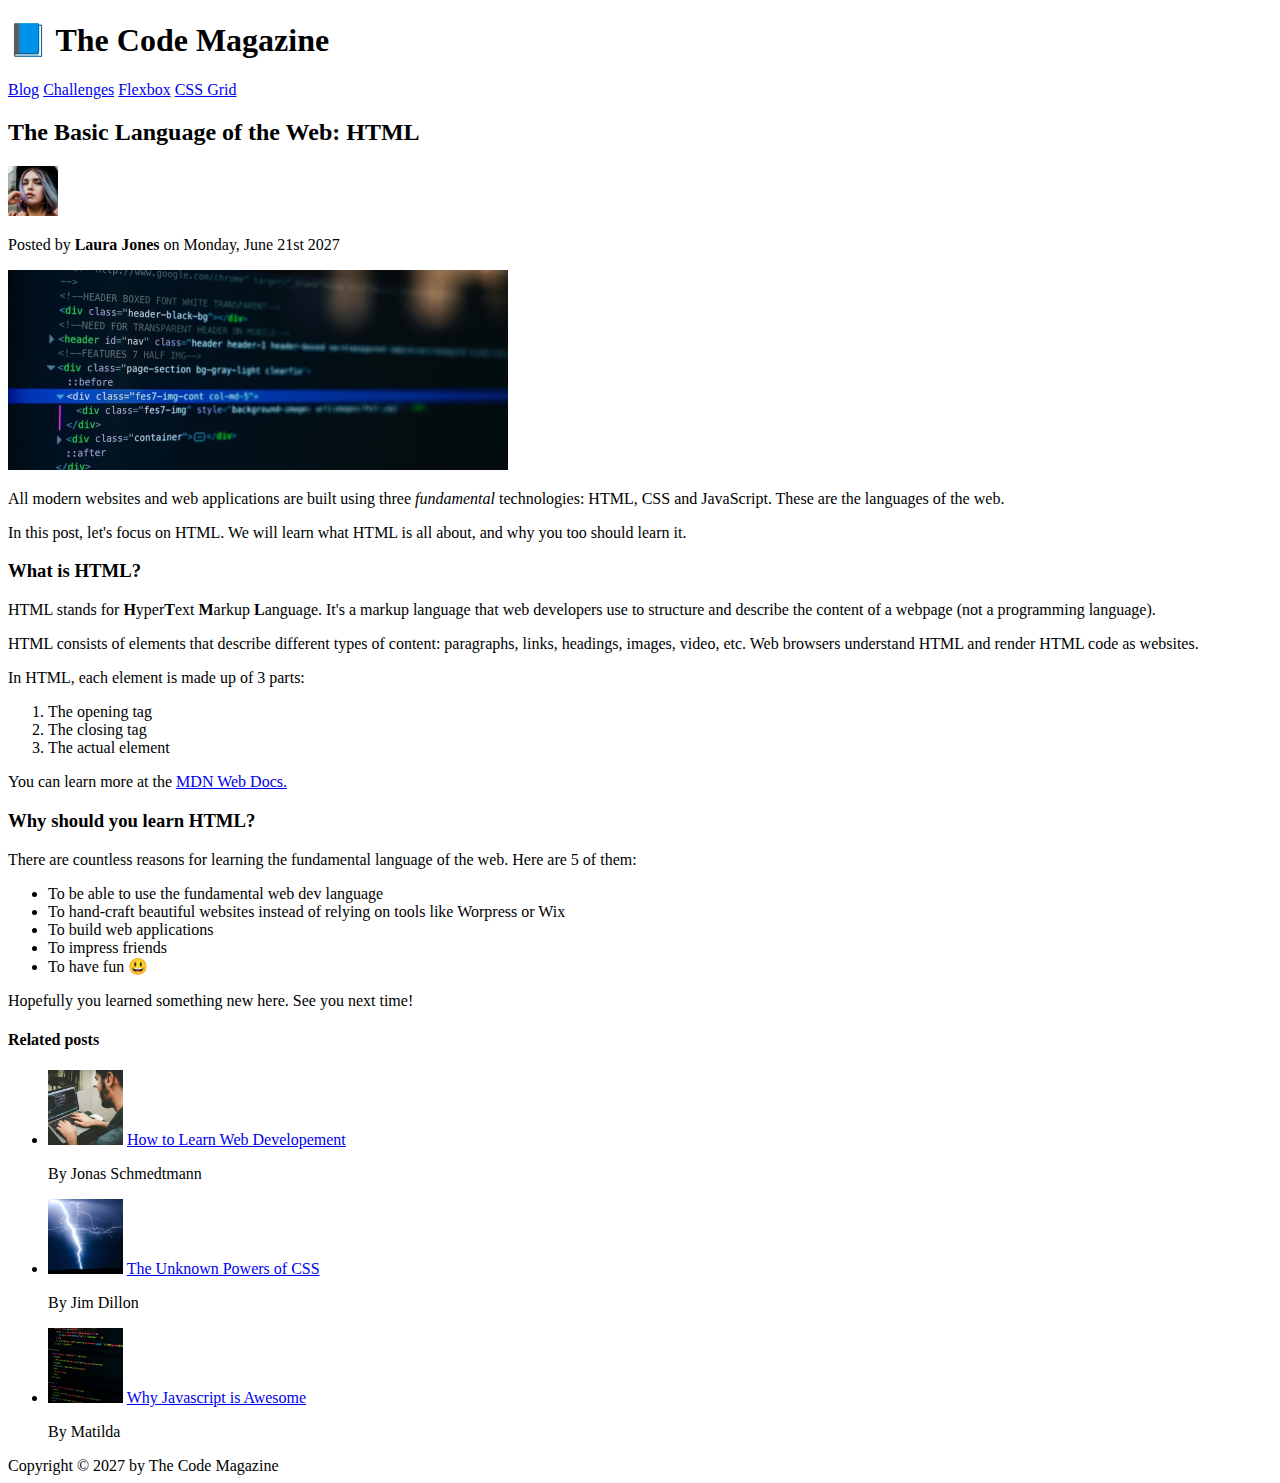
<file: starter/02-HTML-Fundamentals/index.html>
<!DOCTYPE html>
<html lang="en">
  <head>
    <meta charset="UTF-8" />
    <title>The Basic Language of the Web: HTML</title>
  </head>
  <body>
    <!-- 
      IMPORTANTE
      Each page should only have ONE h1 heading
      <h1>The Basic Language of the Web: HTML</h1>
    <h2>The Basic Language of the Web: HTML</h2>
    <h3>The Basic Language of the Web: HTML</h3>
    <h4>The Basic Language of the Web: HTML</h4>
    <h5>The Basic Language of the Web: HTML</h5>
    <h6>The Basic Language of the Web: HTML</h6> -->

    <!--
      NOTA
      Using the b html element for bold text is not a good practice, it is best to use
      strong or CSS. Strong has semantic meaning as well.
      Italics text: it is best to use em (stands for emphazise) than to use the older i html element
  -->
    <header>
      <h1>📘 The Code Magazine</h1>

      <nav>
        <a href="blog.html">Blog</a>
        <a href="#">Challenges</a>
        <a href="#">Flexbox</a>
        <a href="#">CSS Grid</a>
      </nav>
    </header>

    <article>
      <header>
        <h2>The Basic Language of the Web: HTML</h2>
        <img
          src="img/laura-jones.jpg"
          alt="Headshot of Laura Jones"
          height="50"
          width="50"
        />
        <p>Posted by <strong>Laura Jones</strong> on Monday, June 21st 2027</p>
        <img src="img/post-img.jpg" alt="HTML code on a screen" width="500" />
      </header>

      <p>
        All modern websites and web applications are built using three
        <em>fundamental</em>
        technologies: HTML, CSS and JavaScript. These are the languages of the
        web.
      </p>
      <p>
        In this post, let's focus on HTML. We will learn what HTML is all about,
        and why you too should learn it.
      </p>
      <h3>What is HTML?</h3>
      <p>
        HTML stands for <strong>H</strong>yper<strong>T</strong>ext
        <strong>M</strong>arkup <strong>L</strong>anguage. It's a markup
        language that web developers use to structure and describe the content
        of a webpage (not a programming language).
      </p>
      <p>
        HTML consists of elements that describe different types of content:
        paragraphs, links, headings, images, video, etc. Web browsers understand
        HTML and render HTML code as websites.
      </p>
      <p>In HTML, each element is made up of 3 parts:</p>
      <!-- Ordered List -->
      <ol>
        <li>The opening tag</li>
        <li>The closing tag</li>
        <li>The actual element</li>
      </ol>
      <p>
        You can learn more at the
        <a href="https://developer.mozilla.org/es/docs/Web/HTML" target="_blank"
          >MDN Web Docs.</a
        >
      </p>
      <h3>Why should you learn HTML?</h3>
      <p>
        There are countless reasons for learning the fundamental language of the
        web. Here are 5 of them:
      </p>
      <!-- Unordered List -->
      <ul>
        <li>To be able to use the fundamental web dev language</li>
        <li>
          To hand-craft beautiful websites instead of relying on tools like
          Worpress or Wix
        </li>
        <li>To build web applications</li>
        <li>To impress friends</li>
        <li>To have fun 😃</li>
      </ul>
      <p>Hopefully you learned something new here. See you next time!</p>
    </article>
    <aside>
      <h4>Related posts</h4>
      <ul>
        <li>
          <img
            src="img/related-1.jpg"
            alt="Iamge of man programming"
            width="75"
          />
          <a href="#">How to Learn Web Developement</a>
          <p>By Jonas Schmedtmann</p>
        </li>
        <li>
          <img src="img/related-2.jpg" alt="Image of Lighting" width="75" />
          <a href="#">The Unknown Powers of CSS</a>
          <p>By Jim Dillon</p>
        </li>
        <li>
          <img src="img/related-3.jpg" alt="Image of code" width="75" />
          <a href="#">Why Javascript is Awesome</a>
          <p>By Matilda</p>
        </li>
      </ul>
    </aside>

    <footer>
      <!-- &copy; is an HTML entity -->
      Copyright &copy; 2027 by The Code Magazine
    </footer>
  </body>
</html>
</file>
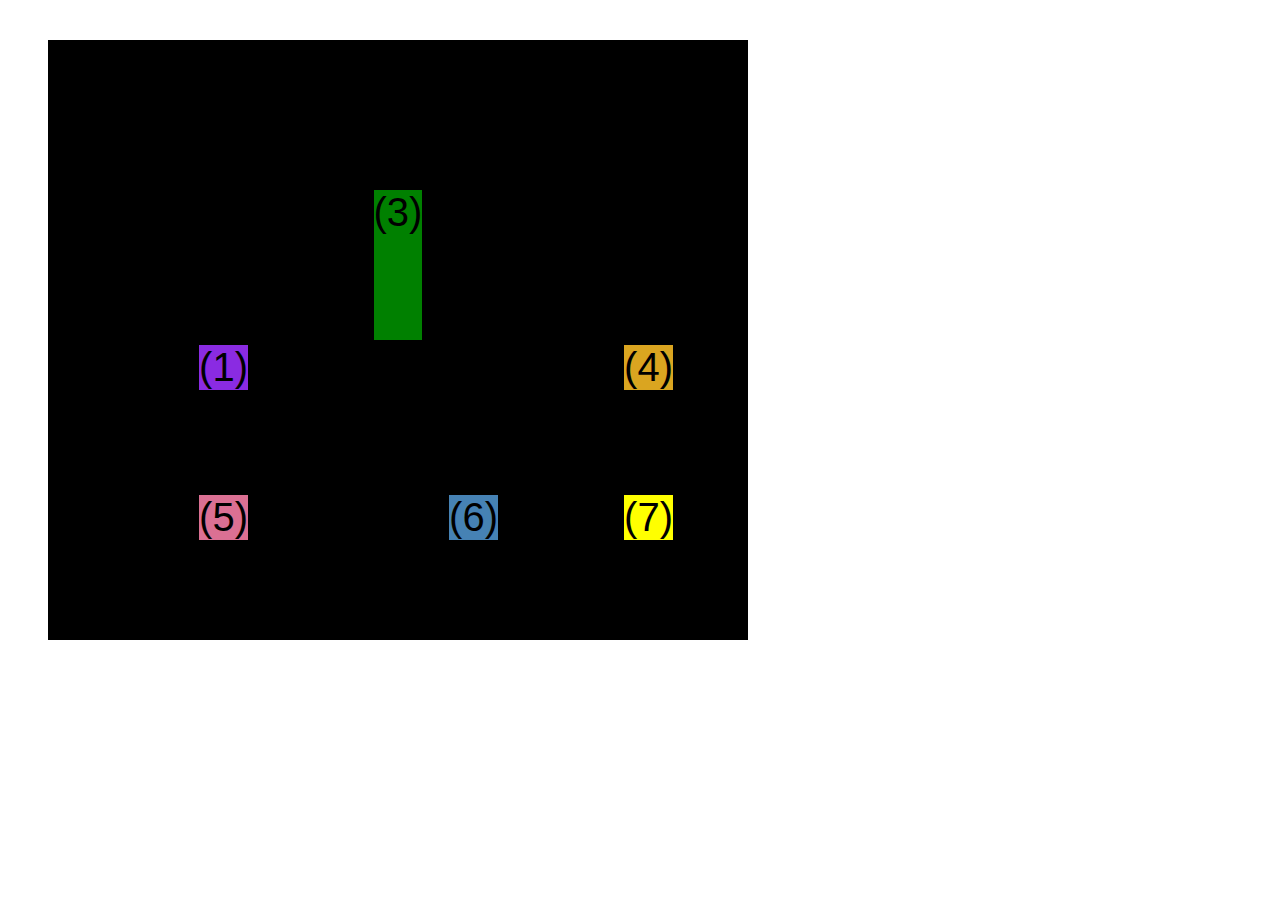
<file: starter/04-CSS-Layouts/css-grid.html>
<!DOCTYPE html>
<html lang="en">
  <head>
    <meta charset="UTF-8" />
    <meta http-equiv="X-UA-Compatible" content="IE=edge" />
    <meta name="viewport" content="width=device-width, initial-scale=1.0" />
    <title>CSS Grid</title>
    <style>
      .el--1 {
        background-color: blueviolet;
      }
      .el--2 {
        background-color: orangered;
      }
      .el--3 {
        background-color: green;
        height: 150px;
      }
      .el--4 {
        background-color: goldenrod;
      }
      .el--5 {
        background-color: palevioletred;
      }
      .el--6 {
        background-color: steelblue;
      }
      .el--7 {
        background-color: yellow;
      }
      .el--8 {
        background-color: crimson;
      }

      .container--1 {
        /* STARTER */
        font-family: sans-serif;
        background-color: #ddd;
        font-size: 30px;
        margin: 40px;

        /* CSS GRID */
        /* - We need a Grid container and Grid Items */
        display: grid;

        /* CORRECT -> using fr unit, it is more flexible than using pixels. */
        /* grid-template-columns: 200px 200px 100px 100px; */

        /* grid-template-columns: 1fr 1fr 1fr 1fr; IMPORTANTE SAME:*/
        grid-template-columns: repeat(4, 1fr);

        /* grid-template-columns: 1fr 1fr 1fr auto;
        NOTA: this auto keyword means that that column will only take the space it needs */

        /* grid-template-columns: defines amount of rows and dimensions */
        /* NOTA: to use fr on rows first we need to give it a height, or there will be nothing to fill */
        /* grid-template-rows: 1fr 1fr; */
        grid-template-rows: 1fr 1fr;
        /* height: 500px; */
        /* grid-template-rows: 300px 200px; */
        /* Defining space between grid items: gap
        Obs: before it was called grid-gap*/
        /* gap: 30px; */
        /* ONLY IN GRID (not flexbox): defining separate values for gap in columns and rows

        IMPORTANTE
        CSS Grid is not meant to replace flexbox! Instead, they work perfectly together. Need a 1D layout? Use flexbox. Need a 2D layout? Use CSS Grid
        */
        column-gap: 20px;
        row-gap: 40px;
        display: none;
      }

      .el--8 {
        grid-column: 2 / 3;
        /* grid-column: start / end (numbers are grid lines) */
        /* grid-row: 1 / span 3; */
        grid-row: 1 / 2;
      }

      .el--2 {
        /* grid-column: 1 / 2; */
        /* when the second value (end) is start + 1 it can be ommited.
        Example:*/
        /* grid-column: 1; */
        /* grid-row: 2 / 3; */
        grid-row: 2;

        /* IMPORTANTE: item expaning multiple grid cells */
        /* grid-column: 1 / 3; */
        /* grid-column: start / end -> expands 2 cells. There is another way to make it span number of cells, without using the final value of the grid line. Example*/
        /* grid-column: 1 / span 2; -> spans 2 cells*/
        /* grid-column: 1 / 4 -> SAME span 3*/
        /* grid-column: 1 / span 3; */

        /* INFORMACION SPAN ALL THE WAY TO THE END, NO MATTER THE AMMOUNT OF SPANS: USE -1 */
        /* grid-column: 1 / span 4; */
        grid-column: 1 / -1;
      }

      .container--2 {
        /* STARTER */

        font-family: sans-serif;
        background-color: black;
        font-size: 40px;
        margin: 40px;

        width: 700px;
        height: 600px;

        /* CSS GRID */
        display: grid;
        /* grid-template-columns: repeat(3, 1fr); */
        grid-template-columns: 125px 200px 125px;
        /* grid-template-rows: repeat (2, 1fr); */
        grid-template-rows: 250px 100px;
        gap: 50px;

        /* *** */
        /* Aligning tracks inside container: distributing empty space */
        justify-content: center;
        /* justify-content: space-between; */
        align-content: center;
        /*align-content is align-items in flexbox 
        align-content: start or end, NOT flex-start or flex-end*/

        /* *** */
        /* Aligning items INSIDE cells: moving items around inside the cells */
        align-items: end;
        justify-items: end;
      }

      .el--3 {
        align-self: center;
        justify-self: center;
      }
    </style>
  </head>
  <body>
    <div class="container--1">
      <div class="el el--1">(1) HTML</div>
      <div class="el el--2">(2) and</div>
      <div class="el el--3">(3) CSS</div>
      <div class="el el--4">(4) are</div>
      <div class="el el--5">(5) amazing</div>
      <div class="el el--6">(6) languages</div>
      <!-- <div class="el el--7">(7) to</div> -->
      <div class="el el--8">(8) learn</div>
      <!-- <div class="el el--8">(8) learn</div> -->
    </div>

    <div class="container--2">
      <div class="el el--1">(1)</div>
      <div class="el el--3">(3)</div>
      <div class="el el--4">(4)</div>
      <div class="el el--5">(5)</div>
      <div class="el el--6">(6)</div>
      <div class="el el--7">(7)</div>
    </div>
  </body>
</html>
</file>
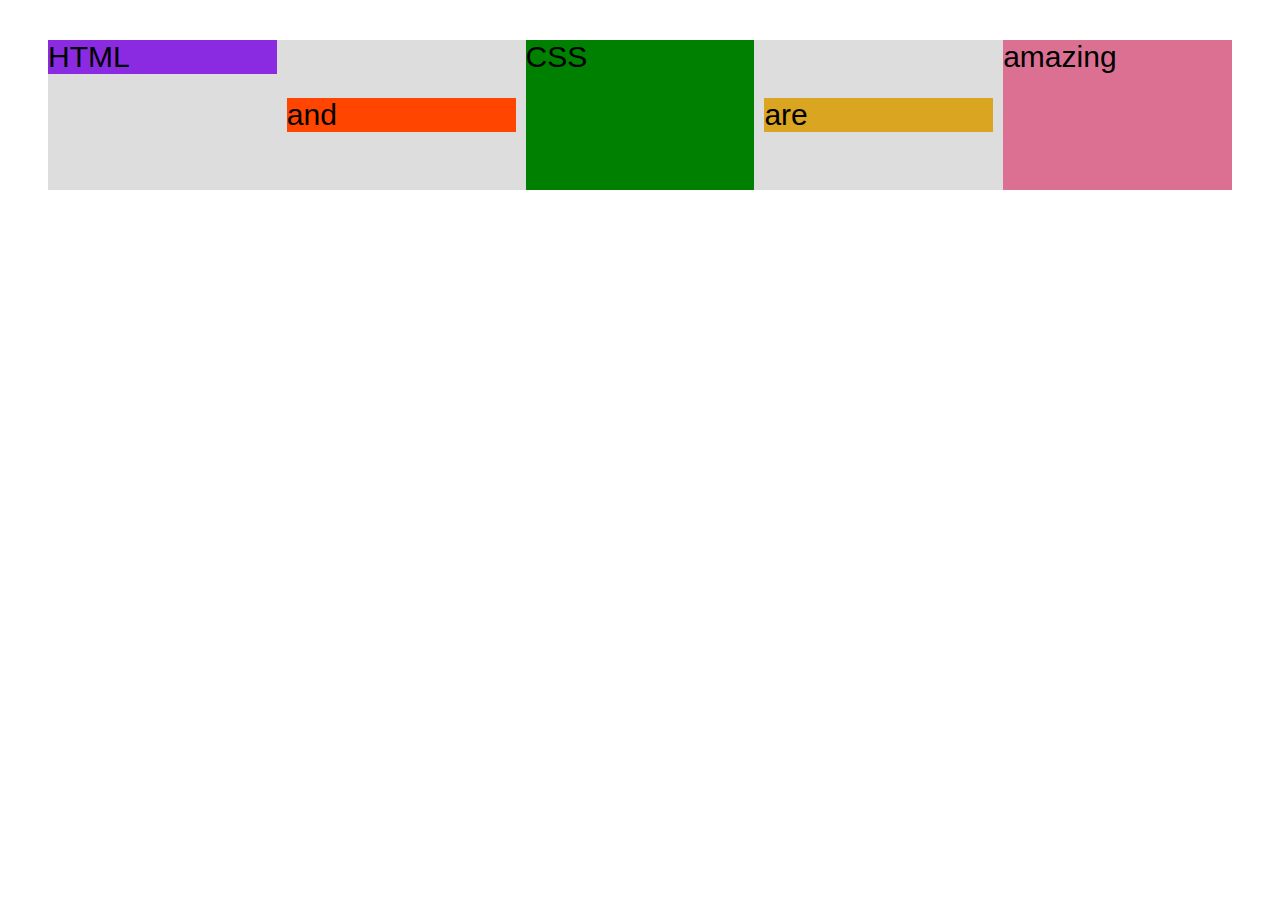
<file: starter/04-CSS-Layouts/flexbox.html>
<!DOCTYPE html>
<html lang="en">
  <head>
    <meta charset="UTF-8" />
    <meta http-equiv="X-UA-Compatible" content="IE=edge" />
    <meta name="viewport" content="width=device-width, initial-scale=1.0" />
    <title>Flexbox</title>
    <style>
      .el--1 {
        background-color: blueviolet;
      }
      .el--2 {
        background-color: orangered;
      }
      .el--3 {
        background-color: green;
        height: 150px;
      }
      .el--4 {
        background-color: goldenrod;
      }
      .el--5 {
        background-color: palevioletred;
      }
      .el--6 {
        background-color: steelblue;
      }
      .el--7 {
        background-color: yellow;
      }
      .el--8 {
        background-color: crimson;
      }

      .container {
        /* STARTER */
        font-family: sans-serif;
        background-color: #ddd;
        font-size: 30px;
        margin: 40px;

        /* FLEXBOX */
        /* - To start using flexbox we need to set the display: flex on a container element (any element that has a couple of child elements). This element container is called flex container.

        - Horizontally: each of the flex items takes the exact space that its necessary for their text content.

        - Vertically: by default, all the flex items are as tall as the tallest flex element, or if they don't have a height, they will ocuppy only the space they need for the content.
        */
        display: flex;
        align-items: center;
        /* align-items: stretch (default) */
        /* align-items: center ->vertically aligns items in flex, they ocuppy only space they need */
        /* align-items: flex-start or flex-end -> to align to the top or bottom. */
        justify-content: flex-start;
        /* justify-content: center -> centers all flex items horizontally */
        /* justify-content: space-between -> distributes remaining space between items evenlly */
        /* --------> MAIN AXIS (horizontal line)*/
        /* | CROSS AXIS (vertical line)*/
        /* | */
        /* | */
        /* | */
        gap: 10px;
      }

      .el {
        /*
        DEFAULTS:
        BAD_PRACTICE: using one of these individually
        flex-grow: 0;
        flex-shrink: 1;
        flex-basis: auto;
        */

        /* flex-basis is used for width of items */
        /* flex-basis: 200px; */
        /* Obs: if there is not enough space in the container to fit the iteams to se size of the flex-basis, flexbox is allowd to shrink this items by defacult -> flex-shrink: 1;
        To change this behavior set flex-shrink: 0*/
        /* flex-shrink: 0; */
        /* BAD_PRACTICE using flex-shrink alone*/
        /* flex-grow: determines wether elements are allowd to grow as large as they can or not. To grow: the ramaining space is evenly divided between elements*/
        /* flex-grow: 1; */
        /* BAD_PRACTICE using flex-grow alone*/

        /* CORRECT: always use shorthand property*/
        /* flex: 0 0 200px; */
        /* flex: flex-grow flex-shrink flex-basis*/
        flex: 1;
      }

      .el--1 {
        align-self: flex-start;
        /* order: 2; */
        /* flex-grow: 2; */
      }

      .el--5 {
        align-self: stretch;
        order: 1;
      }

      .el--6 {
        order: -1;
        /* first position */
      }
    </style>
  </head>
  <body>
    <div class="container">
      <div class="el el--1">HTML</div>
      <div class="el el--2">and</div>
      <div class="el el--3">CSS</div>
      <div class="el el--4">are</div>
      <div class="el el--5">amazing</div>
      <!-- <div class="el el--6">languages</div>
      <div class="el el--7">to</div>
      <div class="el el--8">learn</div> -->
    </div>
  </body>
</html>
</file>
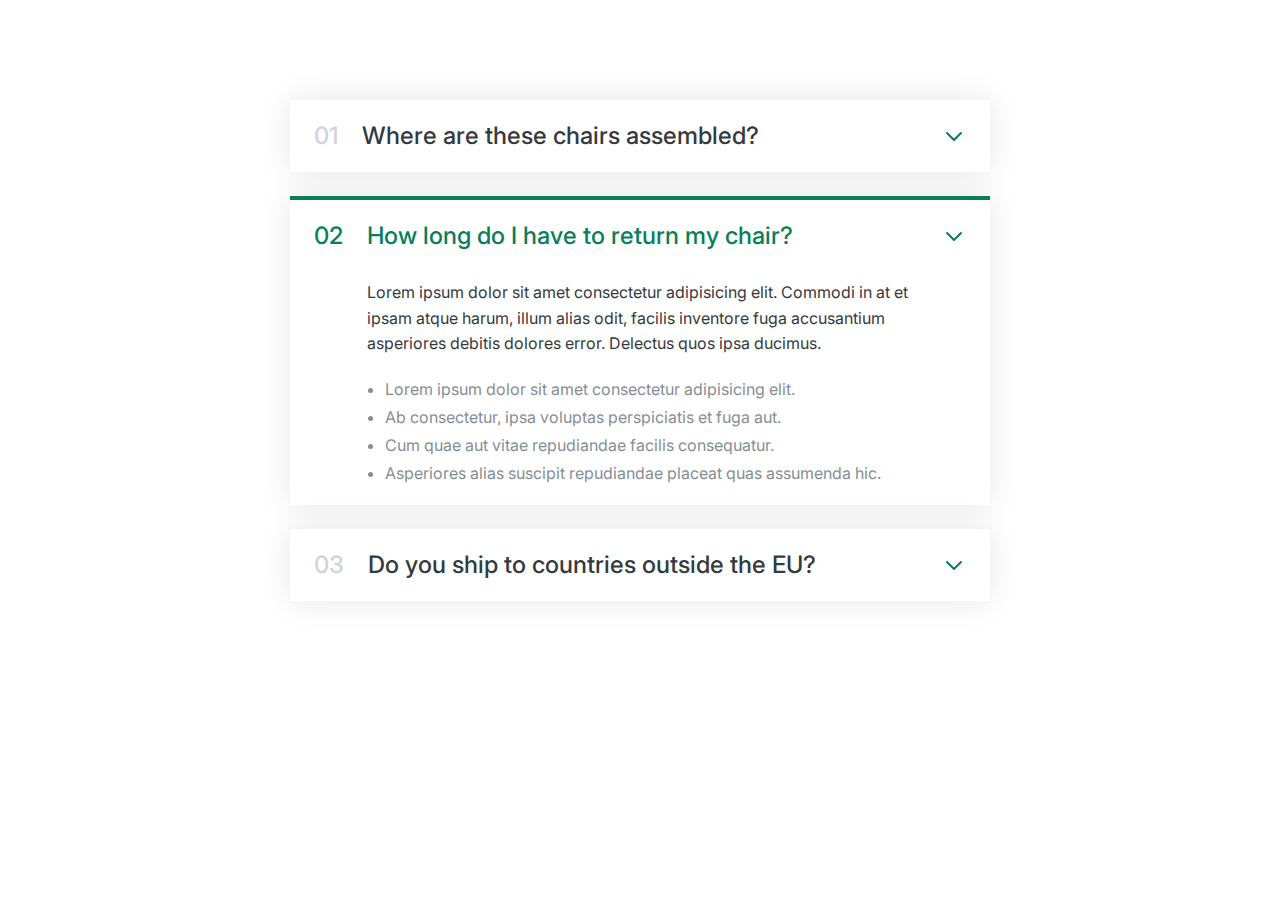
<file: starter/06-Components/01-accordion.html>
<!DOCTYPE html>
<html lang="en">
  <head>
    <meta charset="UTF-8" />
    <meta http-equiv="X-UA-Compatible" content="IE=edge" />
    <meta name="viewport" content="width=device-width, initial-scale=1.0" />
    <!-- GOOGLE FONTS -->
    <link rel="preconnect" href="https://fonts.googleapis.com" />
    <link rel="preconnect" href="https://fonts.gstatic.com" crossorigin />
    <link
      href="https://fonts.googleapis.com/css2?family=Inter:wght@400;500;700&display=swap"
      rel="stylesheet"
    />
    <title>Accordion Component</title>
    <style>
      /*
            SPACING SYSTEM (px)
            2 / 4 / 8 / 12 / 16 / 24 / 32 / 48 / 64 / 80 / 96 / 128

            FONT SIZE SYSTEM (px)
            10 / 12 / 14 / 16 / 18 / 20 / 24 / 30 / 36 / 44 / 52 / 62 / 74 / 86 / 98
            */

      /*
            MAIN COLOR: #087f5b
            GREY COLOR: #343a40
            */

      * {
        margin: 0;
        padding: 0;
        box-sizing: border-box;
      }

      body {
        font-family: "Inter", sans-serif;
        color: #343a40;
        line-height: 1;
      }

      .accordion {
        width: 700px;
        margin: 100px auto;
        display: flex;
        flex-direction: column;
        gap: 24px;
      }

      .item {
        box-shadow: 0 0 32px rgba(0, 0, 0, 0.1);
        padding: 24px;
        display: grid;
        grid-template-columns: auto 1fr auto;
        column-gap: 24px;
        row-gap: 32px;
        align-items: center;
      }

      .number,
      .text {
        font-size: 24px;
        font-weight: 500;
        /* color: #087f5b; */
      }

      .number {
        color: #ced4da;
      }

      .text {
      }
      .icon {
        width: 24px;
        height: 24px;
        stroke: #087f5b;
      }

      .hidden-box {
        grid-column: 2;
        display: none;
      }

      .hidden-box p {
        line-height: 1.6;
        margin-bottom: 24px;
      }

      .hidden-box ul {
        color: #868e96;
        margin-left: 18px;
        display: flex;
        flex-direction: column;
        gap: 12px;
      }

      /* OPEN STATE */

      .open {
        border-top: 4px solid #087f5b;
      }

      .open .hidden-box {
        display: block;
      }

      .open .number,
      .open .text {
        color: #087f5b;
      }
    </style>
  </head>
  <body>
    <div class="accordion">
      <div class="item">
        <p class="number">01</p>
        <p class="text">Where are these chairs assembled?</p>
        <svg
          xmlns="http://www.w3.org/2000/svg"
          class="icon"
          fill="none"
          viewBox="0 0 24 24"
          stroke="currentColor"
        >
          <path
            stroke-linecap="round"
            stroke-linejoin="round"
            stroke-width="2"
            d="M19 9l-7 7-7-7"
          />
        </svg>
        <div class="hidden-box">
          <p>
            Lorem ipsum dolor sit amet consectetur adipisicing elit. Commodi in
            at et ipsam atque harum, illum alias odit, facilis inventore fuga
            accusantium asperiores debitis dolores error. Delectus quos ipsa
            ducimus.
          </p>
          <ul>
            <li>Lorem ipsum dolor sit amet consectetur adipisicing elit.</li>
            <li>Ab consectetur, ipsa voluptas perspiciatis et fuga aut.</li>
            <li>Cum quae aut vitae repudiandae facilis consequatur.</li>
            <li>
              Asperiores alias suscipit repudiandae placeat quas assumenda hic.
            </li>
          </ul>
        </div>
      </div>
      <div class="item open">
        <p class="number">02</p>
        <p class="text">How long do I have to return my chair?</p>
        <svg
          xmlns="http://www.w3.org/2000/svg"
          class="icon"
          fill="none"
          viewBox="0 0 24 24"
          stroke="currentColor"
        >
          <path
            stroke-linecap="round"
            stroke-linejoin="round"
            stroke-width="2"
            d="M19 9l-7 7-7-7"
          />
        </svg>
        <div class="hidden-box">
          <p>
            Lorem ipsum dolor sit amet consectetur adipisicing elit. Commodi in
            at et ipsam atque harum, illum alias odit, facilis inventore fuga
            accusantium asperiores debitis dolores error. Delectus quos ipsa
            ducimus.
          </p>
          <ul>
            <li>Lorem ipsum dolor sit amet consectetur adipisicing elit.</li>
            <li>Ab consectetur, ipsa voluptas perspiciatis et fuga aut.</li>
            <li>Cum quae aut vitae repudiandae facilis consequatur.</li>
            <li>
              Asperiores alias suscipit repudiandae placeat quas assumenda hic.
            </li>
          </ul>
        </div>
      </div>
      <div class="item">
        <p class="number">03</p>
        <p class="text">Do you ship to countries outside the EU?</p>
        <svg
          xmlns="http://www.w3.org/2000/svg"
          class="icon"
          fill="none"
          viewBox="0 0 24 24"
          stroke="currentColor"
        >
          <path
            stroke-linecap="round"
            stroke-linejoin="round"
            stroke-width="2"
            d="M19 9l-7 7-7-7"
          />
        </svg>
        <div class="hidden-box">
          <p>
            Lorem ipsum dolor sit amet consectetur adipisicing elit. Commodi in
            at et ipsam atque harum, illum alias odit, facilis inventore fuga
            accusantium asperiores debitis dolores error. Delectus quos ipsa
            ducimus.
          </p>
          <ul>
            <li>Lorem ipsum dolor sit amet consectetur adipisicing elit.</li>
            <li>Ab consectetur, ipsa voluptas perspiciatis et fuga aut.</li>
            <li>Cum quae aut vitae repudiandae facilis consequatur.</li>
            <li>
              Asperiores alias suscipit repudiandae placeat quas assumenda hic.
            </li>
          </ul>
        </div>
      </div>
    </div>
  </body>
</html>
</file>
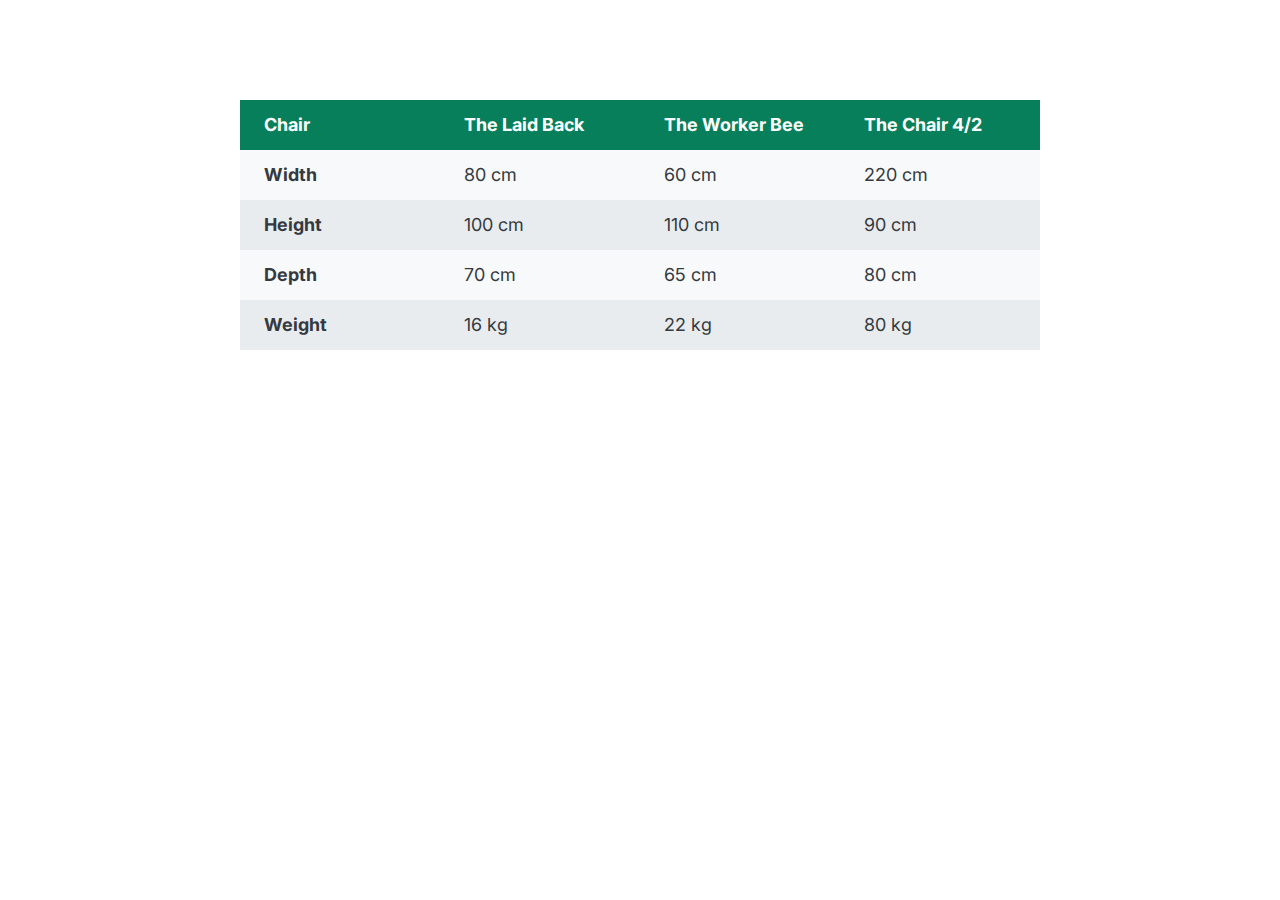
<file: starter/06-Components/03-table.html>
<!DOCTYPE html>
<html lang="en">
  <head>
    <meta charset="UTF-8" />
    <meta http-equiv="X-UA-Compatible" content="IE=edge" />
    <meta name="viewport" content="width=device-width, initial-scale=1.0" />
    <!-- GOOGLE FONTS -->
    <link rel="preconnect" href="https://fonts.googleapis.com" />
    <link rel="preconnect" href="https://fonts.gstatic.com" crossorigin />
    <link
      href="https://fonts.googleapis.com/css2?family=Inter:wght@400;500;700&display=swap"
      rel="stylesheet"
    />
    <title>Accordion Component</title>
    <style>
      /*
            SPACING SYSTEM (px)
            2 / 4 / 8 / 12 / 16 / 24 / 32 / 48 / 64 / 80 / 96 / 128

            FONT SIZE SYSTEM (px)
            10 / 12 / 14 / 16 / 18 / 20 / 24 / 30 / 36 / 44 / 52 / 62 / 74 / 86 / 98
            */

      /*
            MAIN COLOR: #087f5b
            GREY COLOR: #343a40
            */

      * {
        margin: 0;
        padding: 0;
        box-sizing: border-box;
      }

      body {
        font-family: "Inter", sans-serif;
        color: #343a40;
        line-height: 1;
        display: flex;
        justify-content: center;
      }

      table {
        width: 800px;
        margin-top: 100px;
        font-size: 18px;
        /* border: 1px solid #343a40; */
        /* Shows only one line of border */
        border-collapse: collapse;
      }

      th,
      td {
        /* border: 1px solid #343a40; */
        padding: 16px 24px;
        text-align: left;
      }

      thead th {
        background-color: #087f5b;
        color: #fff;
        width: 25%;
      }

      tbody tr:nth-child(odd) {
        background-color: #f8f9fa;
      }
      tbody tr:nth-child(even) {
        background-color: #e9ecef;
      }
    </style>
  </head>
  <body>
    <table>
      <thead>
        <tr>
          <!-- BAD_PRACTICE: formatting the thead element or the tr (entire row) element -->
          <!-- GOOD_PRACTICE: formatting each cell individually, each th -->
          <th>Chair</th>
          <th>The Laid Back</th>
          <th>The Worker Bee</th>
          <th>The Chair 4/2</th>
        </tr>
      </thead>

      <tbody>
        <tr>
          <th>Width</th>
          <td>80 cm</td>
          <td>60 cm</td>
          <td>220 cm</td>
        </tr>
        <tr>
          <th>Height</th>
          <td>100 cm</td>
          <td>110 cm</td>
          <td>90 cm</td>
        </tr>
        <tr>
          <th>Depth</th>
          <td>70 cm</td>
          <td>65 cm</td>
          <td>80 cm</td>
        </tr>
        <tr>
          <th>Weight</th>
          <td>16 kg</td>
          <td>22 kg</td>
          <td>80 kg</td>
        </tr>
      </tbody>
    </table>
  </body>
</html>
</file>
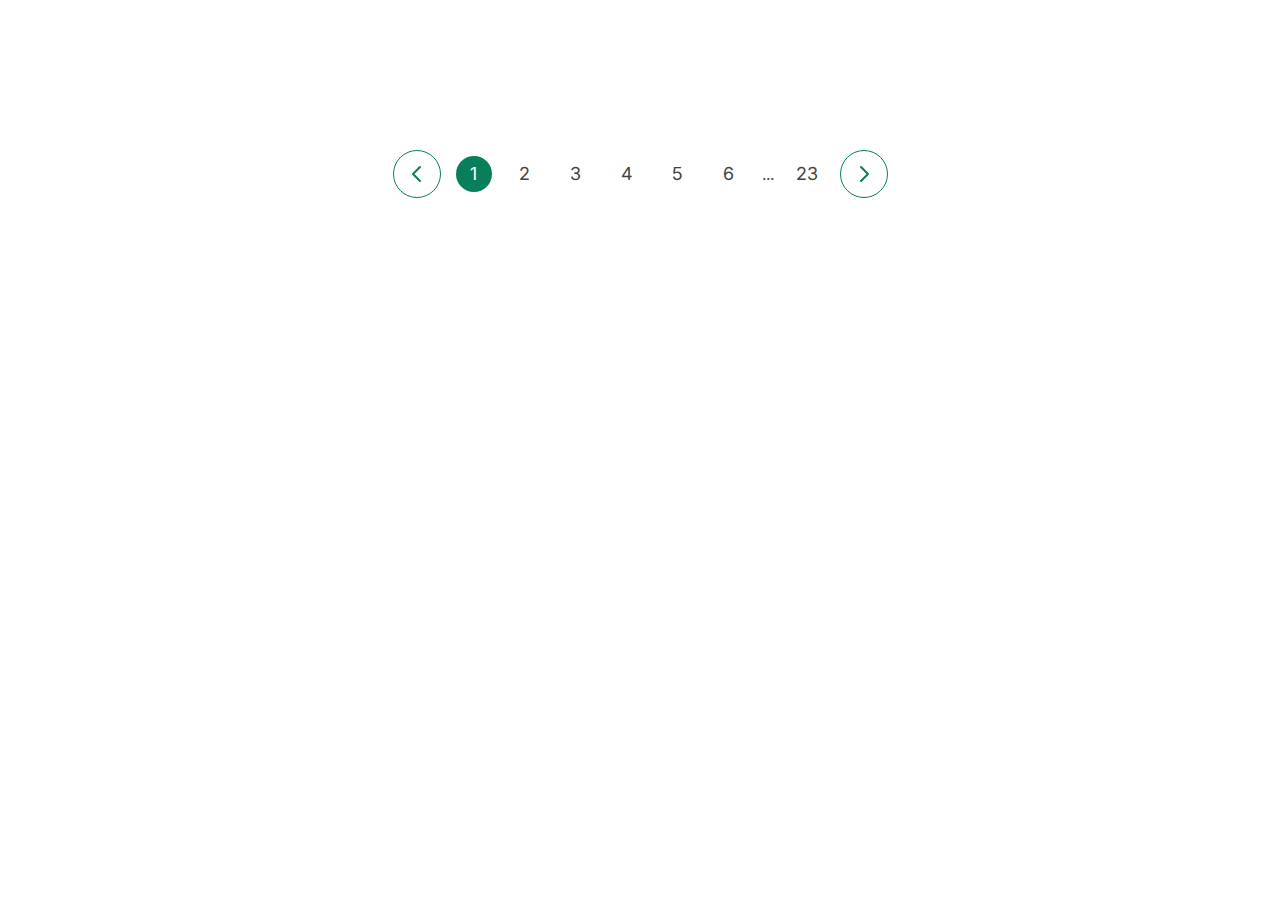
<file: starter/06-Components/04-pagination.html>
<!DOCTYPE html>
<html lang="en">
  <head>
    <meta charset="UTF-8" />
    <meta http-equiv="X-UA-Compatible" content="IE=edge" />
    <meta name="viewport" content="width=device-width, initial-scale=1.0" />
    <!-- GOOGLE FONTS -->
    <link rel="preconnect" href="https://fonts.googleapis.com" />
    <link rel="preconnect" href="https://fonts.gstatic.com" crossorigin />
    <link
      href="https://fonts.googleapis.com/css2?family=Inter:wght@400;500;700&display=swap"
      rel="stylesheet"
    />
    <title>Accordion Component</title>
    <style>
      /*
            SPACING SYSTEM (px)
            2 / 4 / 8 / 12 / 16 / 24 / 32 / 48 / 64 / 80 / 96 / 128

            FONT SIZE SYSTEM (px)
            10 / 12 / 14 / 16 / 18 / 20 / 24 / 30 / 36 / 44 / 52 / 62 / 74 / 86 / 98
            */

      /*
            MAIN COLOR: #087f5b
            GREY COLOR: #343a40
            */

      * {
        margin: 0;
        padding: 0;
        box-sizing: border-box;
      }

      body {
        font-family: "Inter", sans-serif;
        color: #343a40;
        line-height: 1;
        display: flex;
        justify-content: center;
      }

      .pagination {
        /* MARGIN: 0 auto only works with a set width */
        /* width: 800px;
        margin: 100px auto; */
        display: flex;
        justify-content: center;
        align-items: center;
        gap: 15px;
        color: #444;
        margin-top: 150px;
      }

      .btn {
        border: 1px solid #087f5b;
        width: 48px;
        height: 48px;
        border-radius: 50%;
        background: none;
        cursor: pointer;
        display: flex;
        justify-content: center;
        align-items: center;
      }

      .btn-icon {
        width: 24px;
        height: 24px;
        stroke: #087f5b;
      }

      .btn:hover {
        background-color: #087f5b;
      }

      /* IMPORTANTE */
      .btn:hover .btn-icon {
        stroke: #fff;
      }

      .page-link:link,
      .page-link:visited {
        font-size: 18px;
        color: #444;
        text-decoration: none;
        height: 36px;
        width: 36px;
        border-radius: 50%;
        display: flex;
        justify-content: center;
        align-items: center;
      }

      .page-link:hover,
      .page-link:active,
      .page-link.page-link--active {
        background-color: #087f5b;
        color: #fff;
      }
      /* EXAMPLE: END SELECTOR
      .page-link.page-link--active
      it only applys to an element if it has both classes (.page-link  and  .page-link--active) */
    </style>
  </head>
  <body>
    <div class="pagination">
      <button class="btn">
        <svg
          xmlns="http://www.w3.org/2000/svg"
          class="btn-icon"
          fill="none"
          viewBox="0 0 24 24"
          stroke="currentColor"
        >
          <path
            stroke-linecap="round"
            stroke-linejoin="round"
            stroke-width="2"
            d="M15 19l-7-7 7-7"
          />
        </svg>
      </button>
      <a href="#" class="page-link page-link--active">1</a>
      <a href="#" class="page-link">2</a>
      <a href="#" class="page-link">3</a>
      <a href="#" class="page-link">4</a>
      <a href="#" class="page-link">5</a>
      <a href="#" class="page-link">6</a>
      <span>...</span>
      <a href="#" class="page-link">23</a>
      <button class="btn">
        <svg
          xmlns="http://www.w3.org/2000/svg"
          class="btn-icon"
          fill="none"
          viewBox="0 0 24 24"
          stroke="currentColor"
        >
          <path
            stroke-linecap="round"
            stroke-linejoin="round"
            stroke-width="2"
            d="M9 5l7 7-7 7"
          />
        </svg>
      </button>
    </div>
  </body>
</html>
</file>
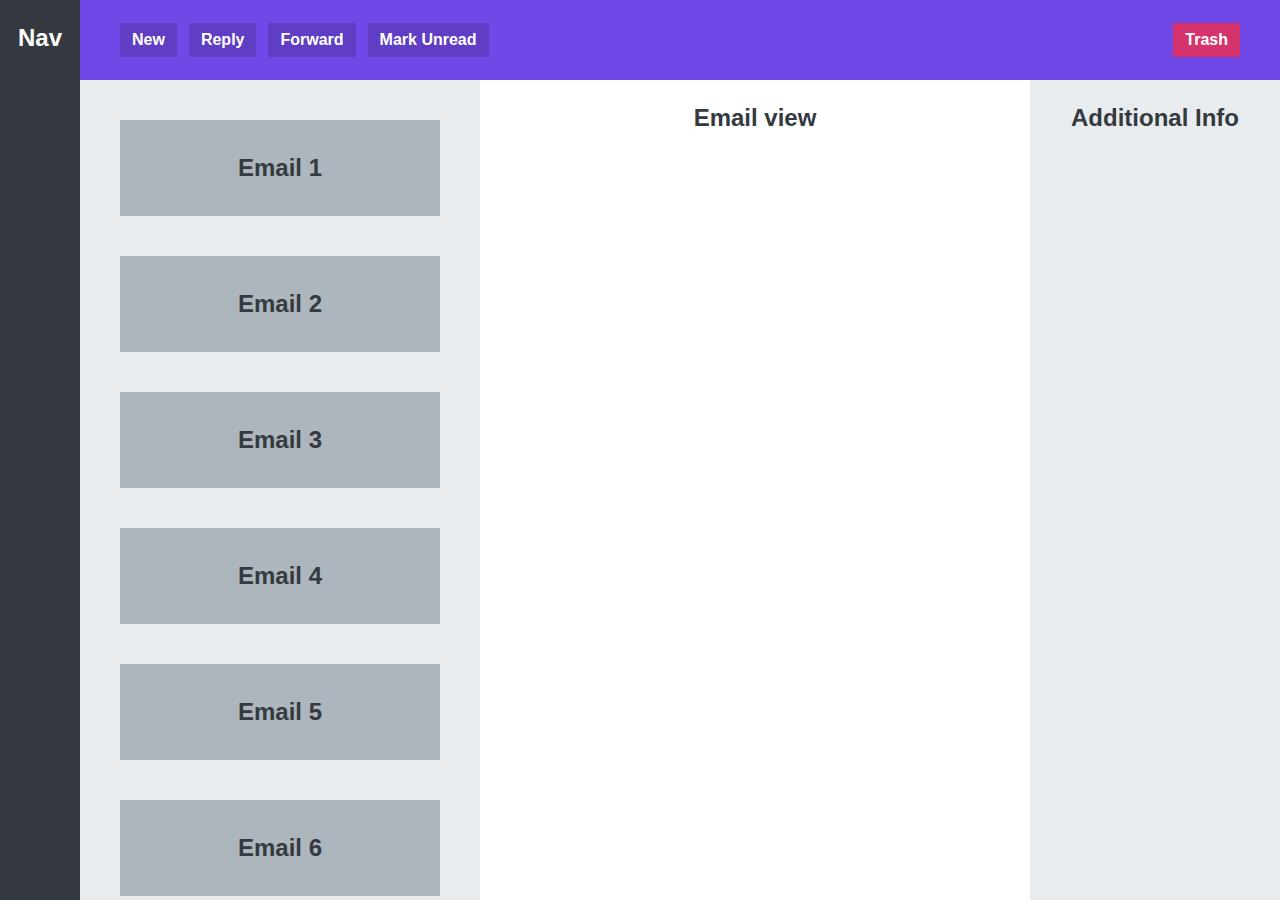
<file: starter/06-Components/06-app-layout.html>
<!DOCTYPE html>
<html lang="en">
  <head>
    <meta charset="UTF-8" />
    <meta http-equiv="X-UA-Compatible" content="IE=edge" />
    <meta name="viewport" content="width=device-width, initial-scale=1.0" />
    <title>App Layout</title>
    <style>
      * {
        margin: 0;
        padding: 0;
        box-sizing: border-box;
      }

      body {
        font-family: sans-serif;
        color: #343a40;
        font-size: 24px;
        height: 100vh;
        text-align: center;
        font-weight: bold;

        display: grid;
        grid-template-columns: 80px 400px 1fr 250px;
        grid-template-rows: 80px 1fr;
      }

      nav,
      section,
      main,
      aside {
        padding-top: 24px;
      }

      nav {
        background-color: #343a40;
        color: #fff;
        grid-row: 1/ -1;
      }
      menu {
        background-color: #7048e8;
        grid-column: 2 / -1;
        display: flex;
        align-items: center;
        gap: 12px;
        padding: 0 40px;
      }

      button:last-child {
        background-color: #d6336c;
        /* IMPORTANTE */
        margin-left: auto;
      }

      button {
        font-size: 16px;
        font-weight: bold;
        background-color: #5f3dc4;
        border: none;
        cursor: pointer;
        color: #fff;
        padding: 8px 12px;
      }

      aside {
        background-color: #e9ecef;
      }

      section {
        background-color: #e9ecef;
        padding: 40px;

        /* Add navigation scroll */
        overflow: scroll;
        /* another option -> overflow: hidden
        makes overflow dissapear */

        display: flex;
        flex-direction: column;
        gap: 40px;
      }

      .email {
        background-color: #adb5bd;
        height: 96px;
        /* To make scroll work, in this case we must deactivate flex shrink */
        flex-shrink: 0;

        display: flex;
        align-items: center;
        justify-content: center;
      }
    </style>
  </head>
  <body>
    <nav>Nav</nav>
    <menu>
      <button>New</button>
      <button>Reply</button>
      <button>Forward</button>
      <button>Mark Unread</button>
      <button>Trash</button>
    </menu>
    <section>
      <!-- EMMET ABREV div.email{Email $}*10 -->
      <div class="email">Email 1</div>
      <div class="email">Email 2</div>
      <div class="email">Email 3</div>
      <div class="email">Email 4</div>
      <div class="email">Email 5</div>
      <div class="email">Email 6</div>
      <div class="email">Email 7</div>
      <div class="email">Email 8</div>
      <div class="email">Email 9</div>
      <div class="email">Email 10</div>
    </section>
    <main>Email view</main>
    <aside>Additional Info</aside>
  </body>
</html>
</file>
